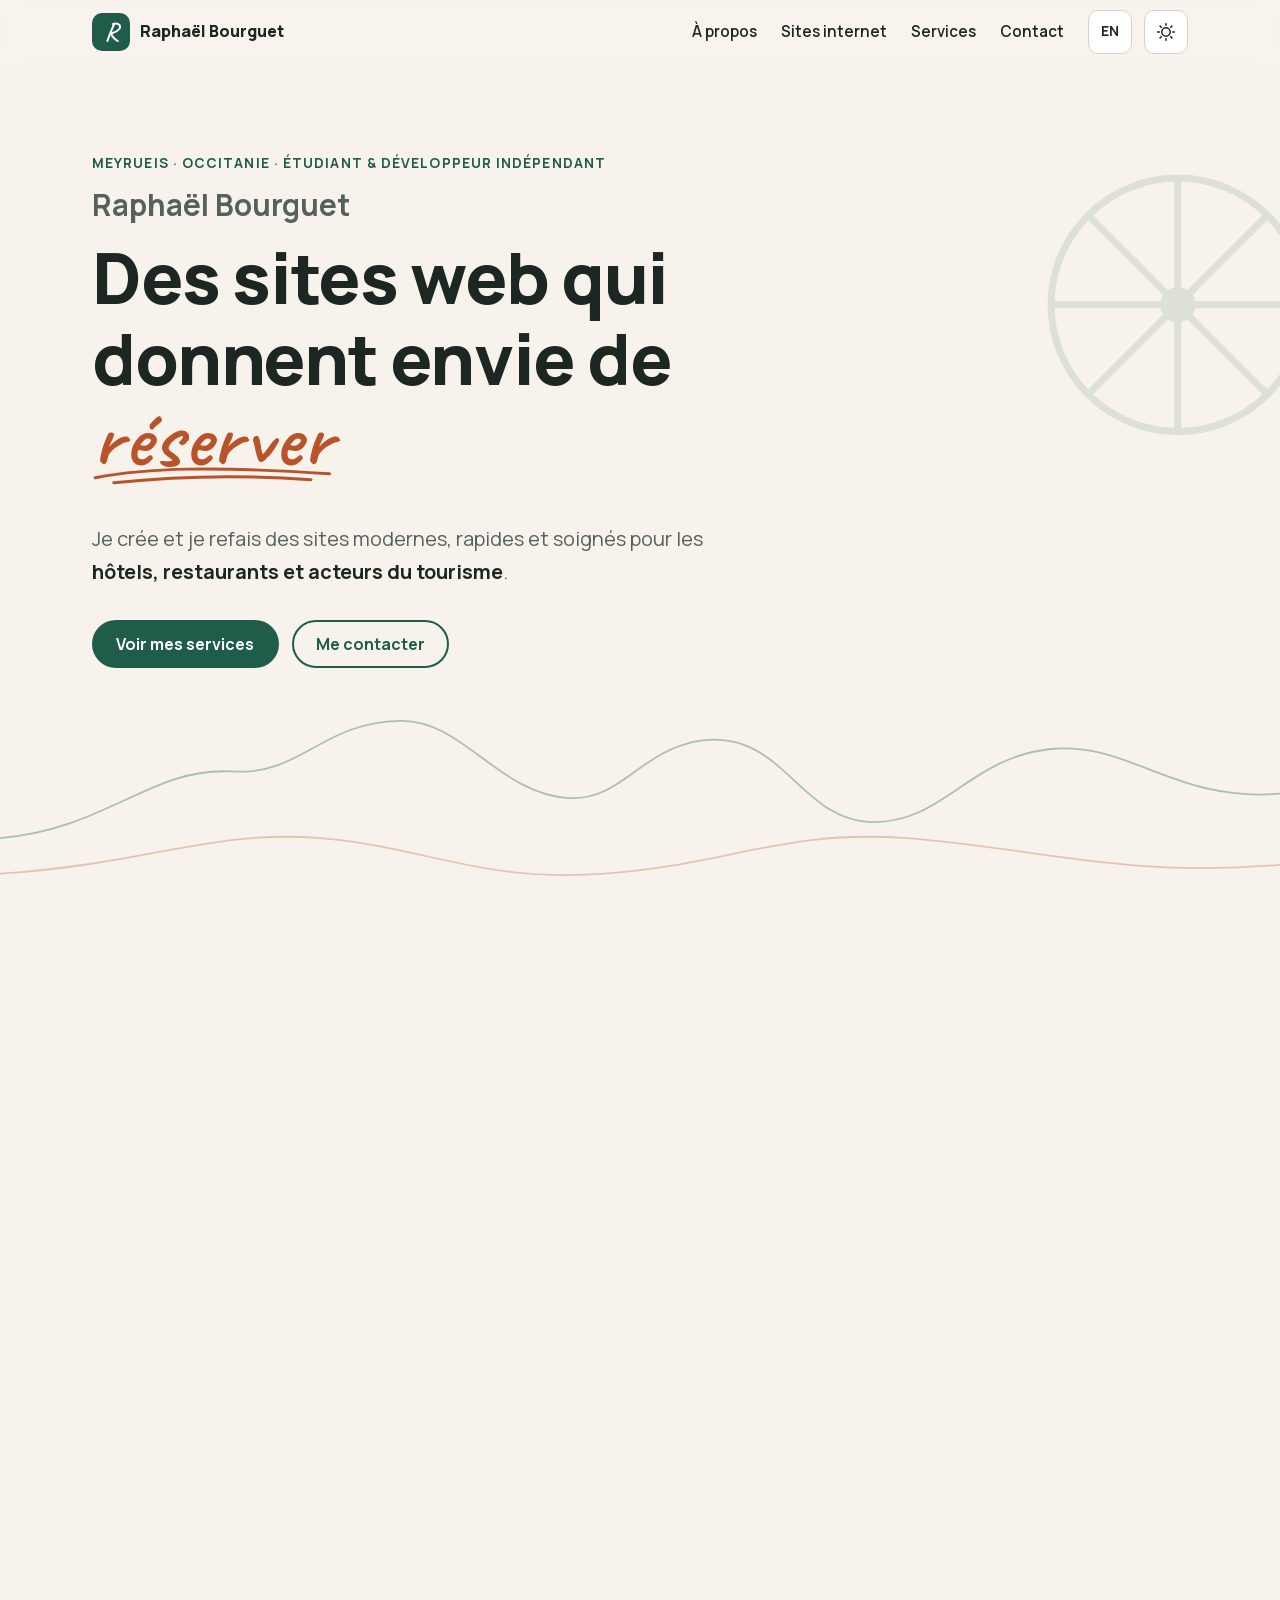
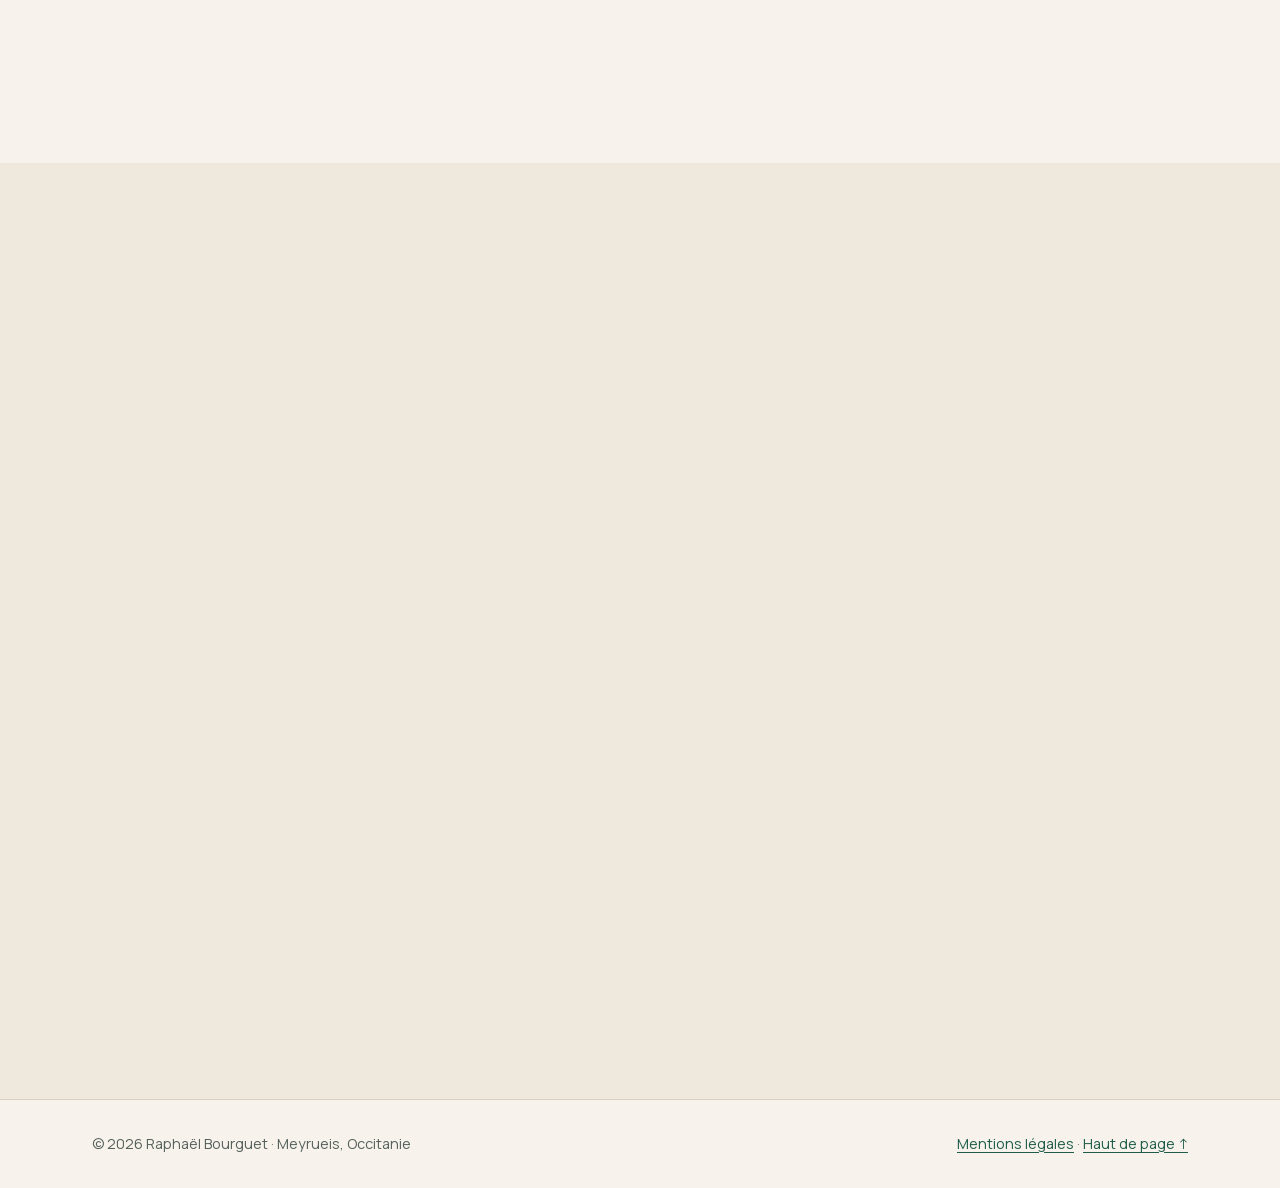
<file: index.html>
<!doctype html>
<html lang="fr">
<head>
  <meta charset="utf-8">
  <meta name="viewport" content="width=device-width, initial-scale=1">
  <!-- Sécurité : politique de contenu stricte (doublée par l'en-tête HTTP dans _headers) -->
  <meta http-equiv="Content-Security-Policy" content="default-src 'self'; script-src 'self'; style-src 'self'; img-src 'self' data:; font-src 'self'; connect-src 'self' https://formspree.io; form-action 'self' https://formspree.io; base-uri 'self'; object-src 'none'; upgrade-insecure-requests">
  <meta name="referrer" content="strict-origin-when-cross-origin">

  <title>Raphaël Bourguet — Développeur web | Sites pour hôtels et restaurants</title>
  <meta name="description" content="Raphaël Bourguet, étudiant et développeur web indépendant à Meyrueis (Lozère, Occitanie). Création et refonte de sites modernes, rapides et sécurisés pour hôtels, restaurants et tourisme.">
  <meta name="author" content="Raphaël Bourguet">
  <meta name="theme-color" content="#1f5c4a">
  <!-- À REMPLACER : votre vrai nom de domaine (ici et dans sitemap.xml / robots.txt) -->
  <link rel="canonical" href="https://votre-domaine.fr/">
  <link rel="alternate" hreflang="fr" href="https://votre-domaine.fr/">
  <link rel="alternate" hreflang="en" href="https://votre-domaine.fr/en/">
  <link rel="alternate" hreflang="x-default" href="https://votre-domaine.fr/">

  <!-- Open Graph / réseaux sociaux -->
  <meta property="og:type" content="website">
  <meta property="og:locale" content="fr_FR">
  <meta property="og:site_name" content="Raphaël Bourguet">
  <meta property="og:title" content="Raphaël Bourguet — Développeur web">
  <meta property="og:description" content="Création et refonte de sites modernes pour hôtels, restaurants et tourisme. Basé à Meyrueis, Occitanie.">
  <meta property="og:url" content="https://votre-domaine.fr/">
  <meta property="og:image" content="https://votre-domaine.fr/assets/img/og-image.jpg">
  <meta property="og:image:width" content="1200">
  <meta property="og:image:height" content="630">
  <meta property="og:image:alt" content="Raphaël Bourguet, développeur web — portfolio">
  <meta name="twitter:card" content="summary_large_image">

  <link rel="icon" href="favicon.svg" type="image/svg+xml">
  <link rel="apple-touch-icon" href="assets/img/apple-touch-icon.png">
  <link rel="preload" href="assets/fonts/manrope-latin.woff2" as="font" type="font/woff2" crossorigin>
  <link rel="preload" href="assets/fonts/caveat-600-latin.woff2" as="font" type="font/woff2" crossorigin>
  <link rel="stylesheet" href="css/style.css">
  <script src="js/theme.js"></script>
  <script src="js/main.js" defer></script>

  <script type="application/ld+json">
  {
    "@context": "https://schema.org",
    "@type": "Person",
    "name": "Raphaël Bourguet",
    "jobTitle": "Développeur web indépendant",
    "url": "https://votre-domaine.fr/",
    "address": { "@type": "PostalAddress", "addressLocality": "Meyrueis", "addressRegion": "Occitanie", "addressCountry": "FR" },
    "knowsAbout": ["Création de sites web", "Refonte de sites", "UI moderne", "SEO", "Sécurité web"],
    "sameAs": ["https://github.com/rapheafezf"]
  }
  </script>
</head>
<body>
  <a class="skip-link" href="#main">Aller au contenu</a>

  <header class="site-header" id="top">
    <div class="container header__inner">
      <a class="logo" href="#accueil" aria-label="Raphaël Bourguet — retour à l'accueil">
        <!-- À REMPLACER : votre logo (SVG conseillé) -->
        <span class="logo__mark" aria-hidden="true">R</span>
        <span class="logo__text">Raphaël Bourguet</span>
      </a>

      <button class="burger" type="button" aria-expanded="false" aria-controls="menu" aria-label="Ouvrir le menu">
        <span></span><span></span><span></span>
      </button>

      <nav class="nav" id="menu" aria-label="Navigation principale">
        <ul class="nav__list">
          <li><a href="#a-propos">À propos</a></li>
          <li><a href="#sites">Sites internet</a></li>
          <li><a href="#services">Services</a></li>
          <li><a href="#contact">Contact</a></li>
        </ul>
        <div class="nav__tools">
          <a class="lang" href="en/" hreflang="en" lang="en" aria-label="English version">EN</a>
          <button class="theme-toggle" type="button" aria-label="Basculer le thème clair / sombre">
            <svg viewBox="0 0 24 24" width="20" height="20" aria-hidden="true"><path class="i-sun" d="M12 4V2m0 20v-2m8-8h2M2 12h2m13.66-5.66 1.41-1.41M4.93 19.07l1.41-1.41m0-11.32L4.93 4.93m14.14 14.14-1.41-1.41M12 17a5 5 0 1 0 0-10 5 5 0 0 0 0 10Z" fill="none" stroke="currentColor" stroke-width="1.8" stroke-linecap="round"/><path class="i-moon" d="M20 14.5A8 8 0 0 1 9.5 4 8 8 0 1 0 20 14.5Z" fill="none" stroke="currentColor" stroke-width="1.8" stroke-linejoin="round"/></svg>
          </button>
        </div>
      </nav>
    </div>
  </header>

  <main id="main">
    <!-- ============ ACCUEIL ============ -->
    <section class="hero" id="accueil" aria-labelledby="hero-title">
      <svg class="hero__landscape" viewBox="0 0 1440 320" preserveAspectRatio="xMidYMax slice" aria-hidden="true" focusable="false">
        <!-- Silhouette inspirée des Causses et des Gorges du Tarn -->
        <path class="draw draw--slow" d="M0 250 C120 240 170 170 260 175 C340 180 360 120 450 118 C520 116 560 200 640 205 C700 208 720 150 790 140 C880 128 900 230 980 232 C1060 234 1090 160 1180 150 C1270 140 1320 210 1440 200"/>
        <path class="draw draw--slower" d="M0 290 C160 280 240 240 360 250 C480 260 540 300 680 290 C820 280 880 240 1020 250 C1160 260 1260 295 1440 280"/>
      </svg>

      <div class="container hero__inner">
        <p class="eyebrow reveal">Meyrueis · Occitanie · Étudiant & développeur indépendant</p>
        <h1 class="hero__title reveal" id="hero-title">
          <span class="hero__name">Raphaël Bourguet</span>
          Des sites web qui donnent envie de
          <span class="hand hand--accent">réserver
            <svg class="scribble" viewBox="0 0 220 24" preserveAspectRatio="none" aria-hidden="true" focusable="false"><path class="draw" d="M3 16 C50 6 110 4 217 12 M20 21 C80 14 140 13 200 18"/></svg>
          </span>
        </h1>
        <p class="hero__lead reveal">Je crée et je refais des sites modernes, rapides et soignés pour les <strong>hôtels, restaurants et acteurs du tourisme</strong>.</p>
        <div class="hero__cta reveal">
          <a class="btn btn--primary" href="#services">Voir mes services</a>
          <a class="btn btn--ghost" href="#contact">Me contacter</a>
        </div>
      </div>

      <svg class="hero__wheel" viewBox="0 0 120 120" aria-hidden="true" focusable="false">
        <!-- Clin d'œil au vélo : une roue qui tourne doucement -->
        <circle cx="60" cy="60" r="54"/><circle cx="60" cy="60" r="6"/>
        <g class="spokes"><path d="M60 6v108M6 60h108M21.8 21.8l76.4 76.4M98.2 21.8 21.8 98.2"/></g>
      </svg>
    </section>

    <!-- ============ À PROPOS ============ -->
    <section class="section" id="a-propos" aria-labelledby="about-title">
      <div class="container about">
        <div class="about__media reveal">
          <!-- À REMPLACER : votre photo → <img src="assets/img/raphael.jpg" width="600" height="700" alt="Portrait de Raphaël Bourguet" loading="lazy"> -->
          <div class="photo-placeholder" role="img" aria-label="Emplacement pour la photo de Raphaël (à fournir)">
            <span class="photo-placeholder__initials" aria-hidden="true">RB</span>
            <span class="todo">Photo à fournir</span>
          </div>
        </div>
        <div class="about__text">
          <h2 class="section-title reveal" id="about-title"><span class="hand">À propos</span></h2>
          <p class="reveal">Je m'appelle Raphaël. Je suis étudiant et développeur web indépendant, basé à <strong>Meyrueis</strong>, entre Causses et Gorges du Tarn. Vivre dans une région touristique m'a donné une spécialité : les sites pour les <strong>hôtels, restaurants et acteurs du tourisme</strong>, pensés pour donner envie de venir et pour faciliter la prise de contact ou la réservation.</p>
          <p class="reveal">J'aime les interfaces modernes et rapides, le détail des animations, et je m'occupe aussi des bases du référencement (SEO) et de la sécurité.</p>
        </div>
      </div>
    </section>

    <!-- ============ SITES INTERNET ============ -->
    <section class="section section--alt" id="sites" aria-labelledby="sites-title">
      <div class="container">
        <header class="section-head">
          <h2 class="section-title reveal" id="sites-title"><span class="hand">Sites internet</span></h2>
          <p class="section-intro reveal">Des sites modernes, rapides et adaptés au mobile, pensés pour donner envie de réserver.</p>
        </header>

        <div class="grid grid--sites">
          <!-- À REMPLACER : pour chaque site → capture (1200×750, avec alt), nom, description, lien « Voir le site » -->
          <article class="card card--site reveal">
            <figure class="card__media card__media--site" aria-hidden="true">
              <svg viewBox="0 0 160 100"><rect x="30" y="16" width="100" height="68" rx="6"/><path d="M30 30h100"/><circle cx="39" cy="23" r="2"/><circle cx="46" cy="23" r="2"/><circle cx="53" cy="23" r="2"/><path d="M42 44h44M42 54h30M42 66h20"/><rect x="96" y="42" width="24" height="30" rx="3"/></svg>
            </figure>
            <div class="card__body">
              <p class="todo">À compléter</p>
              <h3 class="card__title">Nom du site n°1</h3>
              <p>Type de site (hôtel, restaurant, tourisme…) et ce que vous avez réalisé (ex. : création, refonte, design, SEO).</p>
              <div class="card__links"><span class="btn btn--small btn--disabled" aria-disabled="true">Lien du site à ajouter</span></div>
            </div>
          </article>
          <article class="card card--site reveal">
            <figure class="card__media card__media--site" aria-hidden="true">
              <svg viewBox="0 0 160 100"><rect x="30" y="16" width="100" height="68" rx="6"/><path d="M30 30h100"/><circle cx="39" cy="23" r="2"/><circle cx="46" cy="23" r="2"/><circle cx="53" cy="23" r="2"/><path d="M42 44h44M42 54h30M42 66h20"/><rect x="96" y="42" width="24" height="30" rx="3"/></svg>
            </figure>
            <div class="card__body">
              <p class="todo">À compléter</p>
              <h3 class="card__title">Nom du site n°2</h3>
              <p>Type de site (hôtel, restaurant, tourisme…) et ce que vous avez réalisé.</p>
              <div class="card__links"><span class="btn btn--small btn--disabled" aria-disabled="true">Lien du site à ajouter</span></div>
            </div>
          </article>
          <article class="card card--site reveal">
            <figure class="card__media card__media--site" aria-hidden="true">
              <svg viewBox="0 0 160 100"><rect x="30" y="16" width="100" height="68" rx="6"/><path d="M30 30h100"/><circle cx="39" cy="23" r="2"/><circle cx="46" cy="23" r="2"/><circle cx="53" cy="23" r="2"/><path d="M42 44h44M42 54h30M42 66h20"/><rect x="96" y="42" width="24" height="30" rx="3"/></svg>
            </figure>
            <div class="card__body">
              <p class="todo">À compléter</p>
              <h3 class="card__title">Nom du site n°3</h3>
              <p>Type de site (hôtel, restaurant, tourisme…) et ce que vous avez réalisé.</p>
              <div class="card__links"><span class="btn btn--small btn--disabled" aria-disabled="true">Lien du site à ajouter</span></div>
            </div>
          </article>
        </div>
      </div>
    </section>

    <!-- ============ COMPÉTENCES & SERVICES ============ -->
    <section class="section" id="services" aria-labelledby="services-title">
      <div class="container">
        <header class="section-head">
          <h2 class="section-title reveal" id="services-title"><span class="hand">Compétences & services</span></h2>
          <p class="section-intro reveal">Ce que je peux faire pour vous, du site vitrine au référencement.</p>
        </header>

        <ul class="grid grid--services">
          <li class="service reveal">
            <svg class="service__icon" viewBox="0 0 48 48" aria-hidden="true"><rect class="draw" x="5" y="9" width="38" height="30" rx="4"/><path class="draw" d="M5 17h38M11 13h.01M15 13h.01M13 25h12M13 31h20"/></svg>
            <h3>Création de sites web</h3>
            <p>Sites vitrines modernes, rapides et adaptés au mobile, spécialement pour les hôtels, restaurants et le tourisme.</p>
          </li>
          <li class="service reveal">
            <svg class="service__icon" viewBox="0 0 48 48" aria-hidden="true"><path class="draw" d="M38 16a15 15 0 1 0 2 12M38 6v10H28"/></svg>
            <h3>Refonte de sites</h3>
            <p>Moderniser un site existant : design actuel, meilleure lisibilité, chargement plus rapide et contenus mis en valeur.</p>
          </li>
          <li class="service reveal">
            <svg class="service__icon" viewBox="0 0 48 48" aria-hidden="true"><path class="draw" d="M8 40V20M8 12V8M24 40V30M24 22V8M40 40V24M40 16V8M4 16h8M20 26h8M36 20h8"/></svg>
            <h3>Design d’interface</h3>
            <p>Interfaces claires et soignées, animations légères, thème clair / sombre et attention à l'accessibilité.</p>
          </li>
          <li class="service reveal">
            <svg class="service__icon" viewBox="0 0 48 48" aria-hidden="true"><circle class="draw" cx="21" cy="21" r="13"/><path class="draw" d="m31 31 11 11M15 24l4-4 3 3 5-6"/></svg>
            <h3>Référencement (SEO)</h3>
            <p>Titres, descriptions, balisage, performance et fichiers utiles aux moteurs de recherche.</p>
          </li>
          <li class="service reveal">
            <svg class="service__icon" viewBox="0 0 48 48" aria-hidden="true"><path class="draw" d="M24 4 8 10v12c0 10 7 18 16 22 9-4 16-12 16-22V10z"/><path class="draw" d="m17 24 5 5 9-10"/></svg>
            <h3>Sécurité web</h3>
            <p>HTTPS, en-têtes de sécurité, formulaires protégés contre le spam et bonnes pratiques.</p>
          </li>
        </ul>
      </div>
    </section>

    <!-- ============ CONTACT ============ -->
    <section class="section section--alt" id="contact" aria-labelledby="contact-title">
      <div class="container contact">
        <div class="contact__intro">
          <h2 class="section-title reveal" id="contact-title"><span class="hand">Contact</span></h2>
          <p class="reveal">Un projet de site pour votre hôtel, votre restaurant ou votre activité touristique ? Écrivez-moi, je vous réponds rapidement.</p>

          <ul class="contact__list reveal">
            <li>
              <span class="contact__label">E-mail</span>
              <!-- À REMPLACER : votre adresse e-mail (ici et dans js/main.js → CONTACT_EMAIL) -->
              <a href="mailto:bourguetraphae57@gmail.com">bourguetraphae57@gmail.com</a>
            </li>
            <li>
              <span class="contact__label">Localisation</span>
              Meyrueis, Lozère — Occitanie
            </li>
          </ul>

          <ul class="socials reveal" aria-label="Liens">
            <li><a class="social" href="https://github.com/rapheafezf" target="_blank" rel="noopener noreferrer"><svg viewBox="0 0 24 24" aria-hidden="true"><path d="M9 19c-4 1.5-4-2-6-2.5M15 21v-3.5c0-1 .1-1.4-.5-2 2.8-.3 5.5-1.4 5.5-6a4.6 4.6 0 0 0-1.3-3.2 4.2 4.2 0 0 0-.1-3.2s-1.1-.3-3.5 1.3a12 12 0 0 0-6.2 0C6.5 2.8 5.4 3.1 5.4 3.1a4.2 4.2 0 0 0-.1 3.2A4.6 4.6 0 0 0 4 9.5c0 4.6 2.7 5.7 5.5 6-.6.6-.6 1.2-.5 2V21"/></svg>GitHub<span class="sr-only"> (nouvel onglet)</span></a></li>
          </ul>
        </div>

        <!-- Formulaire : Netlify Forms par défaut (voir README pour Formspree) -->
        <form class="form reveal" name="contact" method="POST" action="/" data-netlify="true" netlify-honeypot="site_web" novalidate>
          <input type="hidden" name="form-name" value="contact">
          <input type="hidden" name="_ts" value="">

          <!-- Anti-spam : champ piège invisible pour les humains -->
          <p class="hp" aria-hidden="true">
            <label>Ne pas remplir : <input type="text" name="site_web" tabindex="-1" autocomplete="off"></label>
          </p>

          <div class="field">
            <label for="f-nom">Nom <span aria-hidden="true">*</span></label>
            <input id="f-nom" name="nom" type="text" autocomplete="name" required maxlength="80" aria-describedby="e-nom">
            <p class="field__error" id="e-nom" aria-live="polite"></p>
          </div>
          <div class="field">
            <label for="f-email">E-mail <span aria-hidden="true">*</span></label>
            <input id="f-email" name="email" type="email" autocomplete="email" required maxlength="120" aria-describedby="e-email">
            <p class="field__error" id="e-email" aria-live="polite"></p>
          </div>
          <div class="field">
            <label for="f-sujet">Sujet</label>
            <select id="f-sujet" name="sujet">
              <option>Création de site</option>
              <option>Refonte de site</option>
              <option>Référencement (SEO)</option>
              <option>Autre</option>
            </select>
          </div>
          <div class="field">
            <label for="f-message">Message <span aria-hidden="true">*</span></label>
            <textarea id="f-message" name="message" rows="5" required minlength="10" maxlength="3000" aria-describedby="e-message"></textarea>
            <p class="field__error" id="e-message" aria-live="polite"></p>
          </div>
          <div class="field field--check">
            <input id="f-rgpd" name="rgpd" type="checkbox" required aria-describedby="e-rgpd">
            <label for="f-rgpd">J'accepte que mes informations soient utilisées uniquement pour me répondre. <a href="mentions-legales.html#donnees">En savoir plus</a></label>
            <p class="field__error" id="e-rgpd" aria-live="polite"></p>
          </div>
          <button class="btn btn--primary btn--block" type="submit">Envoyer le message</button>
          <p class="form__status" role="status" aria-live="polite"></p>
        </form>
      </div>
    </section>
  </main>

  <footer class="site-footer">
    <div class="container footer__inner">
      <p>© <span data-year>2026</span> Raphaël Bourguet · Meyrueis, Occitanie</p>
      <p><a href="mentions-legales.html">Mentions légales</a> · <a href="#top">Haut de page ↑</a></p>
    </div>
  </footer>
</body>
</html>
</file>
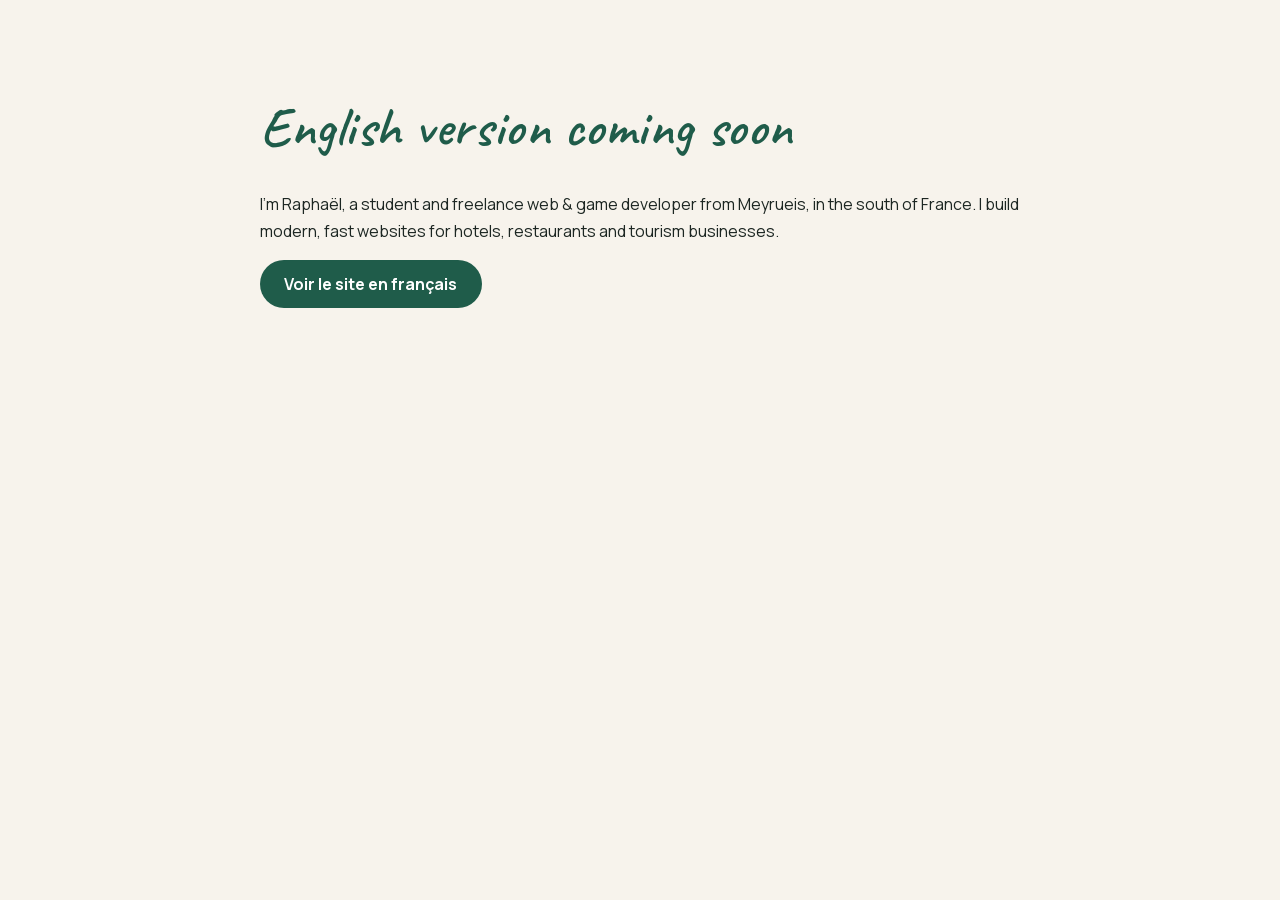
<file: en/index.html>
<!doctype html>
<html lang="en">
<head>
  <meta charset="utf-8">
  <meta name="viewport" content="width=device-width, initial-scale=1">
  <meta http-equiv="Content-Security-Policy" content="default-src 'self'; script-src 'self'; style-src 'self'; img-src 'self' data:; font-src 'self'; base-uri 'self'; object-src 'none'; upgrade-insecure-requests">
  <meta name="theme-color" content="#1f5c4a">
  <title>Raphaël Bourguet — Web & game developer</title>
  <meta name="description" content="Raphaël Bourguet, student and freelance web & game developer based in Meyrueis, Occitanie, France. Modern websites for hotels, restaurants and tourism.">
  <meta name="robots" content="noindex">
  <link rel="canonical" href="https://votre-domaine.fr/en/">
  <link rel="alternate" hreflang="fr" href="https://votre-domaine.fr/">
  <link rel="alternate" hreflang="en" href="https://votre-domaine.fr/en/">
  <link rel="icon" href="../favicon.svg" type="image/svg+xml">
  <link rel="stylesheet" href="../css/style.css">
  <script src="../js/theme.js"></script>
</head>
<body>
  <!-- English version in preparation: translate ../index.html here, then remove the noindex tag above. -->
  <main class="container page" id="main">
    <h1 class="hand">English version coming soon</h1>
    <p>I'm Raphaël, a student and freelance web &amp; game developer from Meyrueis, in the south of France. I build modern, fast websites for hotels, restaurants and tourism businesses.</p>
    <p><a class="btn btn--primary" href="../" hreflang="fr" lang="fr">Voir le site en français</a></p>
  </main>
</body>
</html>
</file>
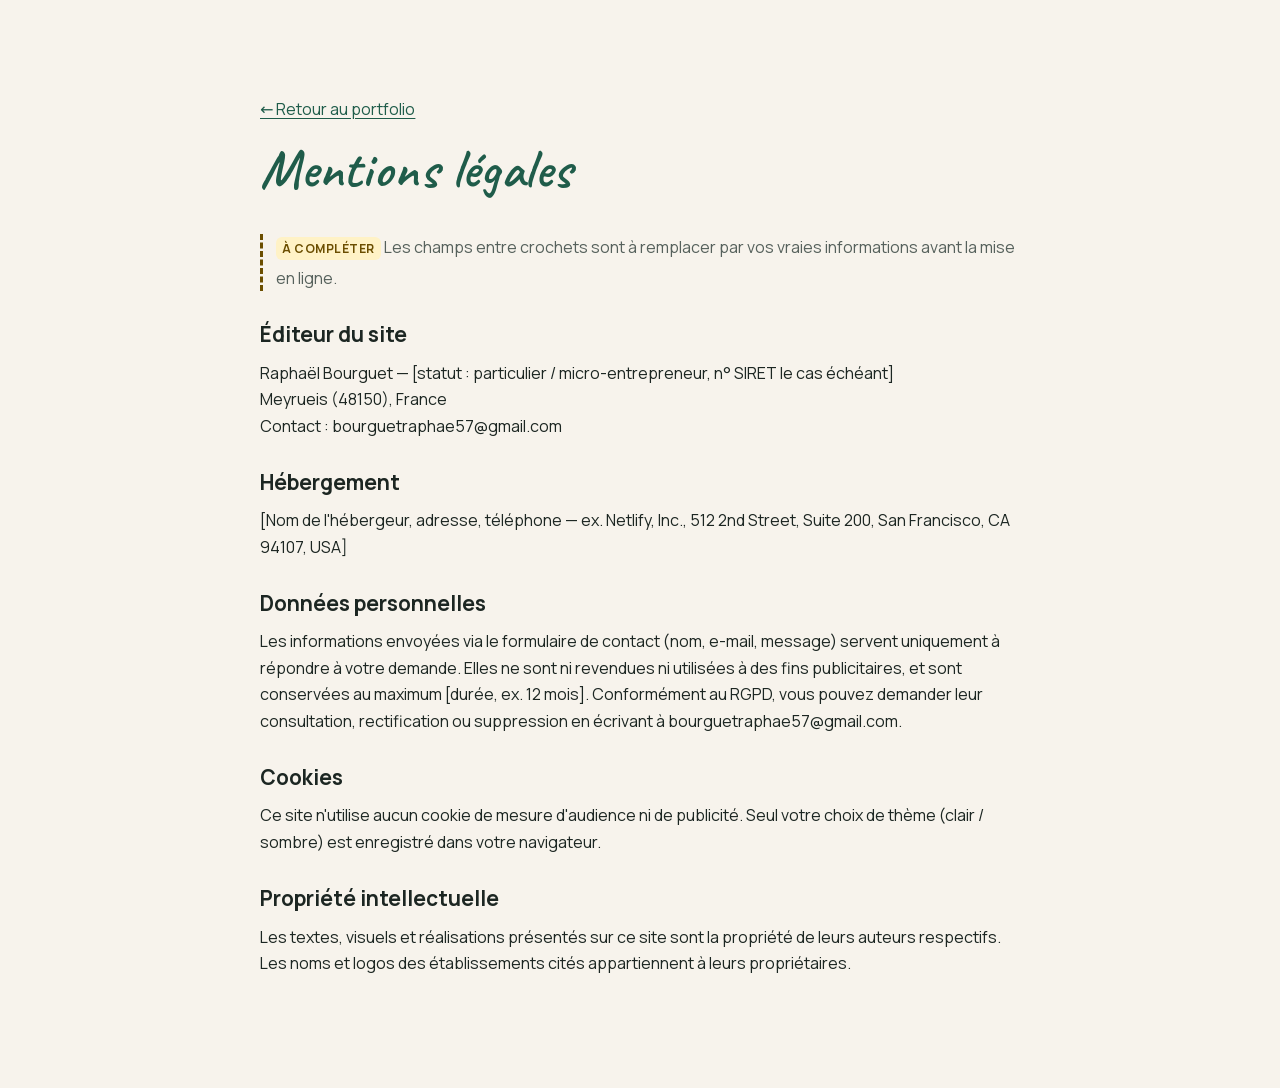
<file: mentions-legales.html>
<!doctype html>
<html lang="fr">
<head>
  <meta charset="utf-8">
  <meta name="viewport" content="width=device-width, initial-scale=1">
  <meta http-equiv="Content-Security-Policy" content="default-src 'self'; script-src 'self'; style-src 'self'; img-src 'self' data:; font-src 'self'; base-uri 'self'; object-src 'none'; upgrade-insecure-requests">
  <meta name="theme-color" content="#1f5c4a">
  <title>Mentions légales — Raphaël Bourguet</title>
  <meta name="description" content="Mentions légales et politique de confidentialité du portfolio de Raphaël Bourguet.">
  <link rel="canonical" href="https://votre-domaine.fr/mentions-legales.html">
  <link rel="icon" href="favicon.svg" type="image/svg+xml">
  <link rel="stylesheet" href="css/style.css">
  <script src="js/theme.js"></script>
</head>
<body>
  <main class="container page" id="main">
    <p><a href="./">← Retour au portfolio</a></p>
    <h1 class="hand">Mentions légales</h1>
    <p class="todo-block"><span class="todo">À compléter</span> Les champs entre crochets sont à remplacer par vos vraies informations avant la mise en ligne.</p>

    <h2>Éditeur du site</h2>
    <p>Raphaël Bourguet — [statut : particulier / micro-entrepreneur, n° SIRET le cas échéant]<br>
    Meyrueis (48150), France<br>
    Contact : bourguetraphae57@gmail.com</p>

    <h2>Hébergement</h2>
    <p>[Nom de l'hébergeur, adresse, téléphone — ex. Netlify, Inc., 512 2nd Street, Suite 200, San Francisco, CA 94107, USA]</p>

    <h2 id="donnees">Données personnelles</h2>
    <p>Les informations envoyées via le formulaire de contact (nom, e-mail, message) servent uniquement à répondre à votre demande. Elles ne sont ni revendues ni utilisées à des fins publicitaires, et sont conservées au maximum [durée, ex. 12 mois]. Conformément au RGPD, vous pouvez demander leur consultation, rectification ou suppression en écrivant à bourguetraphae57@gmail.com.</p>

    <h2>Cookies</h2>
    <p>Ce site n'utilise aucun cookie de mesure d'audience ni de publicité. Seul votre choix de thème (clair / sombre) est enregistré dans votre navigateur.</p>

    <h2>Propriété intellectuelle</h2>
    <p>Les textes, visuels et réalisations présentés sur ce site sont la propriété de leurs auteurs respectifs. Les noms et logos des établissements cités appartiennent à leurs propriétaires.</p>
  </main>
</body>
</html>
</file>
<file: css/style.css>
/* =========================================================
   Portfolio Raphaël Bourguet — feuille de style principale
   Palette « Causses » : vert forêt, calcaire, terre cuite
   ========================================================= */

@font-face { font-family: "Caveat"; src: url("../assets/fonts/caveat-600-latin.woff2") format("woff2"); font-weight: 600; font-display: swap; }
@font-face { font-family: "Manrope"; src: url("../assets/fonts/manrope-latin.woff2") format("woff2"); font-weight: 400 800; font-display: swap; }

:root {
  --bg: #f7f3ec;
  --bg-alt: #efe8dc;
  --surface: #ffffff;
  --text: #1c2622;
  --muted: #56615c;
  --primary: #1f5c4a;
  --primary-ink: #ffffff;
  --accent: #b9532a;
  --line: #d9cfbf;
  --todo-bg: #fff2c6;
  --todo-text: #6b4e00;
  --shadow: 0 1px 2px rgb(28 38 34 / .06), 0 8px 24px rgb(28 38 34 / .08);

  --font-body: "Manrope", system-ui, -apple-system, "Segoe UI", Roboto, sans-serif;
  --font-hand: "Caveat", "Segoe Print", cursive;
  --radius: 14px;
  --container: 1160px;
  --gutter: clamp(16px, 4vw, 32px);
  --header-h: 64px;
  color-scheme: light;
}

@media (prefers-color-scheme: dark) {
  :root:not([data-theme="light"]) {
    --bg: #111916; --bg-alt: #16211d; --surface: #1b2723; --text: #e9efe9; --muted: #a3b2aa;
    --primary: #6fc7a5; --primary-ink: #0d1a15; --accent: #f0935f; --line: #2c3b35;
    --todo-bg: #3d3212; --todo-text: #ffe08a; --shadow: 0 1px 2px rgb(0 0 0 / .3), 0 8px 24px rgb(0 0 0 / .3);
    color-scheme: dark;
  }
}
:root[data-theme="dark"] {
  --bg: #111916; --bg-alt: #16211d; --surface: #1b2723; --text: #e9efe9; --muted: #a3b2aa;
  --primary: #6fc7a5; --primary-ink: #0d1a15; --accent: #f0935f; --line: #2c3b35;
  --todo-bg: #3d3212; --todo-text: #ffe08a; --shadow: 0 1px 2px rgb(0 0 0 / .3), 0 8px 24px rgb(0 0 0 / .3);
  color-scheme: dark;
}

/* ---------- Base ---------- */
*, *::before, *::after { box-sizing: border-box; }
html { scroll-behavior: smooth; scroll-padding-top: calc(var(--header-h) + 12px); -webkit-text-size-adjust: 100%; }
body {
  margin: 0; background: var(--bg); color: var(--text);
  font: 400 1rem/1.65 var(--font-body); overflow-x: hidden;
  -webkit-font-smoothing: antialiased;
}
img, svg { display: block; max-width: 100%; }
img { height: auto; }
a { color: var(--primary); text-underline-offset: 3px; }
a:hover { color: var(--accent); }
h1, h2, h3 { line-height: 1.15; margin: 0 0 .6em; }
p { margin: 0 0 1em; }
ul { padding: 0; margin: 0; list-style: none; }
code { font-size: .9em; background: var(--bg-alt); padding: .1em .35em; border-radius: 4px; }
:focus-visible { outline: 3px solid var(--accent); outline-offset: 3px; border-radius: 4px; }
::selection { background: var(--primary); color: var(--primary-ink); }

.container { width: 100%; max-width: var(--container); margin: 0 auto; padding: 0 var(--gutter); }
.sr-only { position: absolute !important; width: 1px; height: 1px; overflow: hidden; clip: rect(0 0 0 0); white-space: nowrap; }
.skip-link { position: absolute; left: 12px; top: -60px; z-index: 100; background: var(--primary); color: var(--primary-ink); padding: .6em 1em; border-radius: 8px; }
.skip-link:focus { top: 12px; }

/* Police manuscrite : réservée à quelques titres */
.hand { font-family: var(--font-hand); font-weight: 600; letter-spacing: .01em; }
.hand--accent { color: var(--accent); position: relative; display: inline-block; white-space: nowrap; }

/* Marqueurs de contenu à remplacer */
.todo {
  display: inline-block; font-size: .75rem; font-weight: 700; letter-spacing: .04em; text-transform: uppercase;
  background: var(--todo-bg); color: var(--todo-text); padding: .15em .55em; border-radius: 6px; margin: 0 0 .4em;
}
.todo-block { border-left: 3px dashed var(--todo-text); padding-left: .8em; color: var(--muted); }

/* ---------- Boutons ---------- */
.btn {
  display: inline-flex; align-items: center; justify-content: center; gap: .5em;
  min-height: 48px; padding: .75em 1.4em; border-radius: 999px; border: 2px solid transparent;
  font: 700 1rem/1 var(--font-body); text-decoration: none; cursor: pointer;
  transition: transform .2s ease, background-color .2s ease, color .2s ease, border-color .2s ease;
}
.btn--primary { background: var(--primary); color: var(--primary-ink); }
.btn--primary:hover { background: var(--accent); color: #fff; transform: translateY(-2px); }
.btn--ghost { border-color: var(--primary); color: var(--primary); background: var(--bg); }
.btn--ghost:hover { border-color: var(--accent); color: var(--accent); transform: translateY(-2px); }
.btn--small { min-height: 40px; padding: .55em 1.1em; font-size: .9rem; }
.btn--block { width: 100%; }
.btn--disabled { border: 2px dashed var(--line); color: var(--muted); cursor: not-allowed; }

/* ---------- En-tête ---------- */
.site-header {
  position: sticky; top: 0; z-index: 50; height: var(--header-h);
  background: color-mix(in srgb, var(--bg) 88%, transparent);
  backdrop-filter: saturate(1.4) blur(10px); -webkit-backdrop-filter: saturate(1.4) blur(10px);
  border-bottom: 1px solid transparent; transition: border-color .3s ease;
}
.site-header.is-scrolled { border-bottom-color: var(--line); }
.header__inner { height: 100%; display: flex; align-items: center; justify-content: space-between; gap: 1rem; }
.logo { display: flex; align-items: center; gap: .6rem; text-decoration: none; color: var(--text); font-weight: 800; }
.logo__mark {
  display: grid; place-items: center; width: 38px; height: 38px; border-radius: 10px;
  background: var(--primary); color: var(--primary-ink); font: 600 1.6rem/1 var(--font-hand);
}
.logo:hover { color: var(--text); }

.burger { display: grid; gap: 5px; width: 44px; height: 44px; place-content: center; background: none; border: 0; cursor: pointer; color: var(--text); }
.burger span { display: block; width: 24px; height: 2px; background: currentColor; border-radius: 2px; transition: transform .3s ease, opacity .3s ease; }
.burger[aria-expanded="true"] span:nth-child(1) { transform: translateY(7px) rotate(45deg); }
.burger[aria-expanded="true"] span:nth-child(2) { opacity: 0; }
.burger[aria-expanded="true"] span:nth-child(3) { transform: translateY(-7px) rotate(-45deg); }

.nav {
  position: fixed; inset: var(--header-h) 0 auto 0; background: var(--bg); border-bottom: 1px solid var(--line);
  padding: 1rem var(--gutter) 1.5rem; display: flex; flex-direction: column; gap: 1rem;
  transform: translateY(-8px); opacity: 0; visibility: hidden; transition: opacity .25s ease, transform .25s ease, visibility .25s;
}
.nav.is-open { transform: none; opacity: 1; visibility: visible; }
.nav__list a { display: block; padding: .7rem 0; color: var(--text); text-decoration: none; font-weight: 600; font-size: 1.1rem; }
.nav__list a:hover, .nav__list a[aria-current="true"] { color: var(--accent); }
.nav__tools { display: flex; align-items: center; gap: .75rem; }
.lang, .theme-toggle {
  display: grid; place-items: center; min-width: 44px; height: 44px; padding: 0 .6rem; border-radius: 10px;
  border: 1px solid var(--line); background: var(--surface); color: var(--text); font-weight: 700; font-size: .85rem; text-decoration: none; cursor: pointer;
}
.theme-toggle .i-moon { display: none; }
:root[data-theme="dark"] .theme-toggle .i-sun { display: none; }
:root[data-theme="dark"] .theme-toggle .i-moon { display: block; }
@media (prefers-color-scheme: dark) {
  :root:not([data-theme="light"]) .theme-toggle .i-sun { display: none; }
  :root:not([data-theme="light"]) .theme-toggle .i-moon { display: block; }
}

@media (min-width: 900px) {
  .burger { display: none; }
  .nav { position: static; flex-direction: row; align-items: center; gap: 1.5rem; padding: 0; background: none; border: 0; transform: none; opacity: 1; visibility: visible; }
  .nav__list { display: flex; gap: 1.5rem; }
  .nav__list a { padding: .4rem 0; font-size: .95rem; position: relative; }
  .nav__list a::after { content: ""; position: absolute; left: 0; right: 0; bottom: 0; height: 2px; background: var(--accent); transform: scaleX(0); transform-origin: left; transition: transform .25s ease; }
  .nav__list a:hover::after, .nav__list a[aria-current="true"]::after { transform: scaleX(1); }
}

/* ---------- Accueil ---------- */
.hero { position: relative; min-height: calc(100svh - var(--header-h)); display: flex; align-items: center; padding: 3rem 0 clamp(8rem, 22vh, 12rem); overflow: hidden; isolation: isolate; }
.hero__inner { position: relative; z-index: 1; }
.eyebrow { font-size: .85rem; font-weight: 700; letter-spacing: .08em; text-transform: uppercase; color: var(--primary); }
.hero__title { font-size: clamp(2.1rem, 6.4vw, 4.4rem); font-weight: 800; letter-spacing: -.02em; max-width: 16ch; }
.hero__name { display: block; font-size: .42em; font-weight: 700; letter-spacing: 0; color: var(--muted); margin-bottom: .5em; }
.hero__title .hand { font-size: 1.2em; line-height: .9; }
.scribble { position: absolute; left: 0; right: 0; bottom: -.12em; width: 100%; height: .28em; overflow: visible; }
.scribble path { fill: none; stroke: var(--accent); stroke-width: 3; stroke-linecap: round; }
.hero__lead { font-size: clamp(1.05rem, 2.2vw, 1.25rem); color: var(--muted); max-width: 56ch; }
.hero__lead strong { color: var(--text); }
.hero__cta { display: flex; flex-wrap: wrap; gap: .8rem; margin-top: 2rem; }

.hero__landscape { position: absolute; left: 0; right: 0; bottom: 0; width: 100%; height: min(26%, 220px); z-index: -1; }
.hero__landscape path { fill: none; stroke: var(--primary); stroke-width: 2; opacity: .35; }
.hero__landscape path + path { stroke: var(--accent); opacity: .3; }
.hero__wheel { position: absolute; right: clamp(-60px, -3vw, 0px); top: 12%; width: clamp(140px, 22vw, 300px); z-index: -1; opacity: .12; }
.hero__wheel circle, .hero__wheel path { fill: none; stroke: var(--primary); stroke-width: 3; }
.hero__wheel .spokes { transform-origin: 60px 60px; animation: spin 30s linear infinite; }
@keyframes spin { to { transform: rotate(360deg); } }

/* ---------- Sections ---------- */
.section { padding: clamp(4rem, 9vw, 7rem) 0; }
.section--alt { background: var(--bg-alt); }
.section-head { max-width: 680px; margin-bottom: 2.5rem; }
.section-title { font-size: clamp(2.4rem, 6vw, 3.6rem); color: var(--primary); font-weight: 600; }
.section-intro { color: var(--muted); font-size: 1.08rem; }
.subhead { font-size: 1.1rem; margin-top: 1.8rem; }

/* À propos */
.about { display: grid; gap: 2.5rem; align-items: center; }
.photo-placeholder {
  aspect-ratio: 6 / 7; max-width: 420px; margin: 0 auto; border-radius: 24px; border: 2px dashed var(--line);
  background: linear-gradient(160deg, var(--bg-alt), var(--surface)); display: grid; place-content: center; justify-items: center; gap: .8rem;
}
.photo-placeholder__initials { font: 600 5rem/1 var(--font-hand); color: var(--primary); }
.passions { display: flex; flex-wrap: wrap; gap: .6rem; }
.passions li { display: inline-flex; align-items: center; gap: .5rem; padding: .5rem .9rem; border-radius: 999px; background: var(--surface); border: 1px solid var(--line); font-size: .92rem; font-weight: 600; }
.passions svg, .social svg { width: 20px; height: 20px; fill: none; stroke: var(--accent); stroke-width: 1.8; stroke-linecap: round; stroke-linejoin: round; flex: none; }
@media (min-width: 820px) { .about { grid-template-columns: 5fr 7fr; gap: 4rem; } }

/* Grilles */
.grid { display: grid; gap: 1.5rem; }
@media (min-width: 640px) { .grid--projects, .grid--sites, .grid--services { grid-template-columns: repeat(2, 1fr); } }
@media (min-width: 1000px) { .grid--projects, .grid--sites { grid-template-columns: repeat(3, 1fr); } .grid--services { grid-template-columns: repeat(3, 1fr); } }

/* Cartes */
.card { display: flex; flex-direction: column; background: var(--surface); border: 1px solid var(--line); border-radius: var(--radius); overflow: hidden; box-shadow: var(--shadow); transition: transform .3s ease, box-shadow .3s ease; }
.card:hover { transform: translateY(-4px); }
.card__media { position: relative; margin: 0; aspect-ratio: 16 / 10; overflow: hidden; background: var(--bg-alt); border-bottom: 1px solid var(--line); }
.card__media img, .card__media svg { width: 100%; height: 100%; object-fit: cover; object-position: top; transition: transform .6s ease; }
.card:hover .card__media img { transform: scale(1.04); }
.todo--over { position: absolute; top: 10px; left: 10px; margin: 0; }
.card__body { display: flex; flex-direction: column; flex: 1; padding: 1.3rem 1.3rem 1.4rem; }
.card__body > p:not(.badge):not(.todo) { color: var(--muted); font-size: .96rem; }
.card__title { font-size: 1.2rem; }
.card__links { display: flex; flex-wrap: wrap; gap: .6rem; margin-top: auto; padding-top: .6rem; }
.badge { align-self: flex-start; font-size: .75rem; font-weight: 700; text-transform: uppercase; letter-spacing: .05em; color: var(--muted); border: 1px solid var(--line); border-radius: 999px; padding: .2em .7em; margin-bottom: .8rem; }
.badge--live { color: var(--primary); border-color: currentColor; }
.badge--live::before { content: ""; display: inline-block; width: 7px; height: 7px; border-radius: 50%; background: currentColor; margin-right: .4em; vertical-align: .08em; }
.tags { display: flex; flex-wrap: wrap; gap: .4rem; margin-bottom: 1rem; }
.tags li { font-size: .8rem; font-weight: 600; padding: .2em .6em; border-radius: 6px; background: var(--bg-alt); color: var(--text); }
.card--empty { border-style: dashed; box-shadow: none; background: transparent; justify-content: center; min-height: 220px; }
.card--empty:hover { transform: none; }
.card__media--site { display: grid; place-items: center; background: linear-gradient(135deg, var(--primary), color-mix(in srgb, var(--primary) 50%, var(--accent))); }
.card__media--site svg { width: 55%; height: auto; }
.card__media--site :is(rect, path, circle) { fill: none; stroke: #fff; stroke-width: 3; stroke-linecap: round; opacity: .85; }

/* Services */
.service { background: var(--surface); border: 1px solid var(--line); border-radius: var(--radius); padding: 1.5rem; }
.service h3 { font-size: 1.08rem; }
.service p { color: var(--muted); font-size: .95rem; margin: 0; }
.service__icon { width: 48px; height: 48px; margin-bottom: 1rem; }
.service__icon .draw { fill: none; stroke: var(--accent); stroke-width: 2.2; stroke-linecap: round; stroke-linejoin: round; }

/* Contact */
.contact { display: grid; gap: 3rem; }
@media (min-width: 900px) { .contact { grid-template-columns: 5fr 6fr; gap: 4rem; } }
.contact__list { display: grid; gap: 1rem; margin: 1.5rem 0; }
.contact__label { display: block; font-size: .78rem; font-weight: 700; text-transform: uppercase; letter-spacing: .06em; color: var(--muted); }
.contact__list a { font-weight: 700; word-break: break-word; }
.socials { display: flex; flex-wrap: wrap; gap: .6rem; }
.social { display: inline-flex; align-items: center; gap: .5rem; min-height: 44px; padding: .5rem 1rem; border: 1px solid var(--line); border-radius: 999px; background: var(--surface); color: var(--text); text-decoration: none; font-weight: 600; font-size: .92rem; }
.social:hover { border-color: var(--accent); color: var(--accent); }
.social.is-todo { border-style: dashed; color: var(--muted); }

.form { background: var(--surface); border: 1px solid var(--line); border-radius: 20px; padding: clamp(1.25rem, 4vw, 2rem); box-shadow: var(--shadow); display: grid; gap: 1rem; }
.field { display: grid; gap: .35rem; }
.field label { font-weight: 700; font-size: .92rem; }
.field input, .field select, .field textarea {
  width: 100%; font: inherit; font-size: 1rem; color: var(--text); background: var(--bg); border: 1.5px solid var(--line); border-radius: 10px; padding: .75rem .9rem; min-height: 48px;
}
.field textarea { resize: vertical; min-height: 130px; }
.field input:focus-visible, .field select:focus-visible, .field textarea:focus-visible { outline: 3px solid color-mix(in srgb, var(--primary) 45%, transparent); outline-offset: 0; border-color: var(--primary); }
.field [aria-invalid="true"] { border-color: #c0392b; }
.field__error { color: #c0392b; font-size: .85rem; font-weight: 600; margin: 0; min-height: 0; }
:root[data-theme="dark"] .field__error, :root[data-theme="dark"] .field [aria-invalid="true"] { color: #ff8a7a; border-color: #ff8a7a; }
@media (prefers-color-scheme: dark) { :root:not([data-theme="light"]) .field__error { color: #ff8a7a; } :root:not([data-theme="light"]) .field [aria-invalid="true"] { border-color: #ff8a7a; } }
.field--check { grid-template-columns: auto 1fr; align-items: start; column-gap: .7rem; }
.field--check input { width: 22px; height: 22px; min-height: 0; margin: .15rem 0 0; accent-color: var(--primary); }
.field--check label { font-weight: 400; font-size: .9rem; color: var(--muted); }
.field--check .field__error { grid-column: 1 / -1; }
.hp { position: absolute; left: -10000px; width: 1px; height: 1px; overflow: hidden; }
.form__status { margin: 0; font-weight: 700; }
.form__status.is-ok { color: var(--primary); }
.form__status.is-error { color: #c0392b; }
.form.is-sending button[type="submit"] { opacity: .7; pointer-events: none; }

/* Pied de page */
.site-footer { border-top: 1px solid var(--line); padding: 2rem 0; font-size: .9rem; color: var(--muted); }
.footer__inner { display: flex; flex-wrap: wrap; gap: .5rem 2rem; justify-content: space-between; }
.footer__inner p { margin: 0; }

/* Pages secondaires (mentions, 404, en) */
.page { padding: clamp(3rem, 8vw, 6rem) 0; max-width: 760px; }
.page h1 { font-size: clamp(2.4rem, 6vw, 3.4rem); color: var(--primary); }
.page h2 { font-size: 1.3rem; margin-top: 2rem; }

/* ---------- Animations (activées seulement si JS + pas de réduction) ---------- */
.js .reveal { opacity: 0; transform: translateY(18px); transition: opacity .7s ease, transform .7s cubic-bezier(.2,.7,.2,1); }
.js .reveal.is-visible { opacity: 1; transform: none; }
.js .draw { stroke-dasharray: var(--len, 1000); stroke-dashoffset: var(--len, 1000); }
.js .is-drawn .draw, .js .draw.is-drawn { stroke-dashoffset: 0; transition: stroke-dashoffset 1.4s cubic-bezier(.6,.1,.2,1); }
.js .is-drawn .draw--slow { transition-duration: 2.6s; }
.js .is-drawn .draw--slower { transition-duration: 3.4s; transition-delay: .3s; }
.js .scribble .draw { transition-delay: .6s; }

@media (prefers-reduced-motion: reduce) {
  html { scroll-behavior: auto; }
  *, *::before, *::after { animation: none !important; transition: none !important; }
  .js .reveal { opacity: 1; transform: none; }
  .js .draw { stroke-dasharray: none; stroke-dashoffset: 0; }
  .card:hover, .btn:hover { transform: none; }
  .card:hover .card__media img { transform: none; }
}

@media print {
  .site-header, .hero__landscape, .hero__wheel, .form, .skip-link { display: none; }
  body { background: #fff; color: #000; }
}

p.todo { width: fit-content; }
@media (min-width: 640px) { .grid--services { display: flex; flex-wrap: wrap; justify-content: center; } .grid--services > li { flex: 0 1 calc((100% - 1.5rem) / 2); } }
@media (min-width: 1000px) { .grid--services > li { flex-basis: calc((100% - 3rem) / 3); } }
</file>
